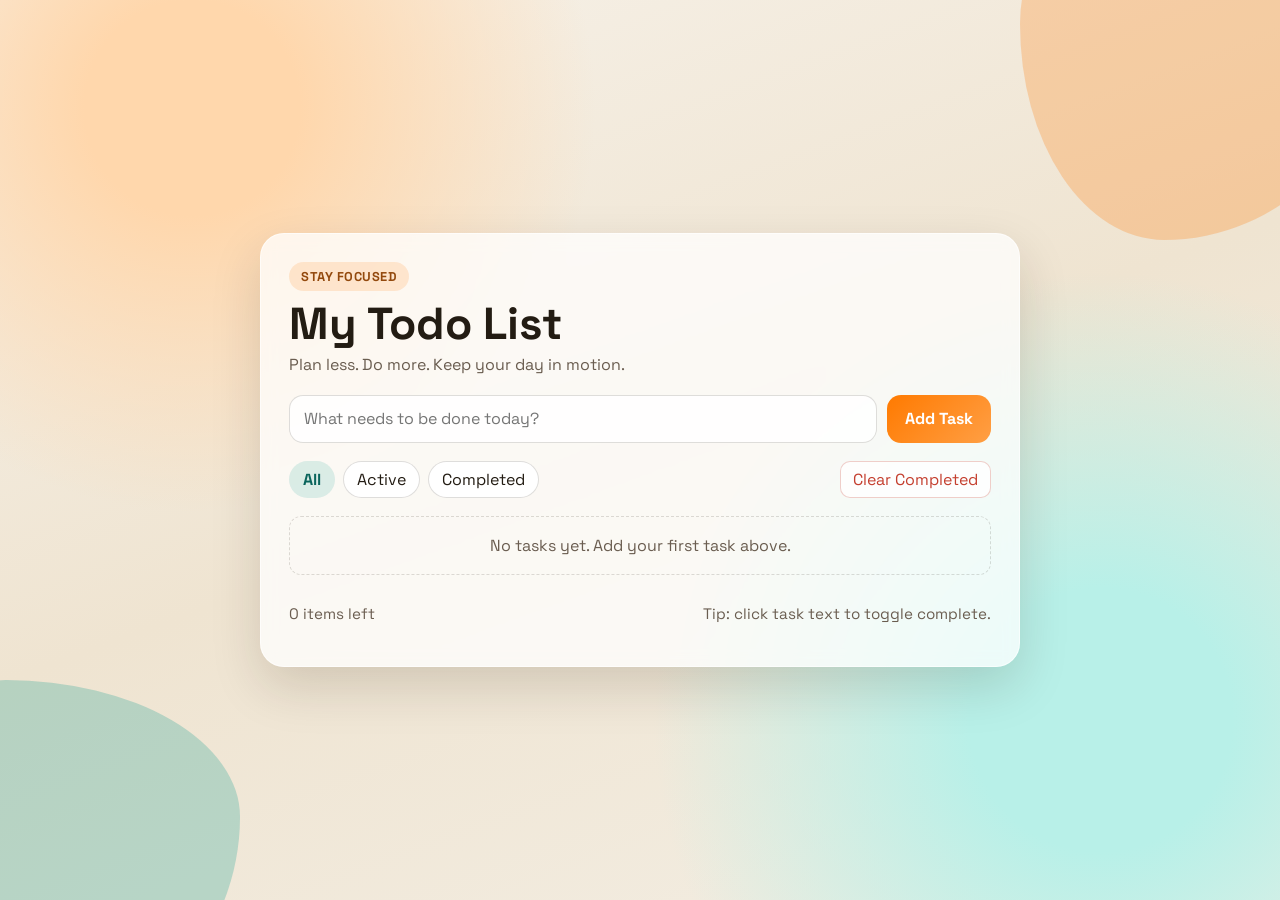
<file: index.html>
<!DOCTYPE html>
<html lang="en">
<head>
  <meta charset="UTF-8">
  <meta name="viewport" content="width=device-width, initial-scale=1.0">
  <meta http-equiv="refresh" content="0; url=todo.html">
  <title>To-Do App</title>
</head>
<body>
  <p>Redirecting to <a href="todo.html">todo app</a>...</p>
  <script>
    window.location.replace("./todo.html");
  </script>
</body>
</html>
</file>
<file: todo.css>
:root {
  --bg: #f5f1e9;
  --ink: #231c13;
  --muted: #6a5d50;
  --card: rgba(255, 255, 255, 0.75);
  --accent: #ff7a00;
  --accent-2: #0f9d8f;
  --danger: #c43f2f;
  --border: rgba(35, 28, 19, 0.15);
  --shadow: 0 20px 50px rgba(37, 24, 8, 0.15);
}

* {
  box-sizing: border-box;
}

body {
  margin: 0;
  min-height: 100vh;
  padding: 24px;
  font-family: "Space Grotesk", sans-serif;
  color: var(--ink);
  background:
    radial-gradient(circle at 15% 12%, #ffd7ac 0, #ffd7ac 8%, transparent 30%),
    radial-gradient(circle at 86% 80%, #b8f0e8 0, #b8f0e8 10%, transparent 34%),
    linear-gradient(160deg, #f7f2ea 0%, #efe4d1 50%, #f3eee4 100%);
  display: grid;
  place-items: center;
  overflow-x: hidden;
}

.bg-shape {
  position: fixed;
  width: 360px;
  height: 360px;
  border-radius: 35% 65% 60% 40% / 40% 38% 62% 60%;
  opacity: 0.25;
  pointer-events: none;
  z-index: 0;
  animation: floatShape 9s ease-in-out infinite;
}

.bg-shape-one {
  background: #ff7a00;
  top: -120px;
  right: -100px;
}

.bg-shape-two {
  background: #0f9d8f;
  bottom: -140px;
  left: -120px;
  animation-delay: -3s;
}

.app {
  width: min(760px, 100%);
  position: relative;
  z-index: 1;
  background: var(--card);
  backdrop-filter: blur(8px);
  border: 1px solid rgba(255, 255, 255, 0.6);
  border-radius: 24px;
  padding: 28px;
  box-shadow: var(--shadow);
  animation: fadeSlideIn 560ms ease;
}

.app-header h1 {
  margin: 8px 0 6px;
  font-size: clamp(1.9rem, 4vw, 2.8rem);
  line-height: 1.1;
}

.badge {
  display: inline-block;
  margin: 0;
  padding: 6px 12px;
  border-radius: 999px;
  background: rgba(255, 122, 0, 0.15);
  color: #93490d;
  font-weight: 700;
  letter-spacing: 0.04em;
  font-size: 0.8rem;
  text-transform: uppercase;
}

.subtitle {
  margin: 0;
  color: var(--muted);
}

.todo-form {
  margin-top: 20px;
  display: grid;
  grid-template-columns: 1fr auto;
  gap: 10px;
}

.todo-form input {
  min-height: 48px;
  border-radius: 14px;
  border: 1px solid var(--border);
  background: rgba(255, 255, 255, 0.85);
  color: var(--ink);
  padding: 0 14px;
  font: inherit;
}

.todo-form input:focus {
  outline: 2px solid rgba(15, 157, 143, 0.35);
  border-color: var(--accent-2);
}

.todo-form button {
  border: 0;
  border-radius: 14px;
  min-height: 48px;
  padding: 0 18px;
  font: inherit;
  font-weight: 700;
  color: #fff;
  background: linear-gradient(135deg, #ff7a00, #ff9f45);
  cursor: pointer;
  transition:
    transform 180ms ease,
    filter 180ms ease;
}

.todo-form button:hover {
  transform: translateY(-1px);
  filter: saturate(1.08);
}

.controls {
  margin-top: 18px;
  display: flex;
  justify-content: space-between;
  align-items: center;
  gap: 12px;
  flex-wrap: wrap;
}

.filter-group {
  display: flex;
  gap: 8px;
  flex-wrap: wrap;
}

.chip,
.ghost-btn,
.icon-btn {
  font: inherit;
}

.chip {
  border: 1px solid var(--border);
  background: #fff;
  color: var(--ink);
  border-radius: 999px;
  padding: 7px 13px;
  cursor: pointer;
}

.chip.is-active {
  border-color: transparent;
  background: rgba(15, 157, 143, 0.14);
  color: #0a655c;
  font-weight: 700;
}

.ghost-btn {
  border: 1px solid rgba(196, 63, 47, 0.25);
  background: rgba(255, 255, 255, 0.8);
  color: var(--danger);
  border-radius: 10px;
  padding: 7px 12px;
  cursor: pointer;
}

.todo-list {
  margin: 18px 0 0;
  padding: 0;
  list-style: none;
  display: grid;
  gap: 10px;
}

.todo-item {
  background: rgba(255, 255, 255, 0.9);
  border: 1px solid var(--border);
  border-radius: 14px;
  padding: 11px 12px;
  display: flex;
  align-items: center;
  justify-content: space-between;
  gap: 10px;
  animation: riseUp 260ms ease;
}

.todo-main {
  display: flex;
  align-items: center;
  gap: 10px;
  min-width: 0;
}

.status-dot {
  width: 14px;
  height: 14px;
  border: 2px solid var(--accent-2);
  border-radius: 50%;
  flex-shrink: 0;
}

.todo-item.completed .status-dot {
  background: var(--accent-2);
}

.todo-text {
  margin: 0;
  background: none;
  border: 0;
  text-align: left;
  font: inherit;
  color: var(--ink);
  cursor: pointer;
  padding: 0;
  overflow-wrap: anywhere;
}

.todo-item.completed .todo-text {
  color: var(--muted);
  text-decoration: line-through;
}

.icon-btn {
  border: 0;
  background: rgba(196, 63, 47, 0.12);
  color: #8f2f23;
  border-radius: 10px;
  padding: 6px 9px;
  cursor: pointer;
}

.empty-state {
  text-align: center;
  color: var(--muted);
  border: 1px dashed var(--border);
  border-radius: 12px;
  padding: 18px;
}

.app-footer {
  margin-top: 14px;
  color: var(--muted);
  display: flex;
  justify-content: space-between;
  gap: 12px;
  flex-wrap: wrap;
  font-size: 0.95rem;
}

.visually-hidden {
  position: absolute;
  width: 1px;
  height: 1px;
  padding: 0;
  margin: -1px;
  overflow: hidden;
  clip: rect(0, 0, 0, 0);
  white-space: nowrap;
  border: 0;
}

@keyframes fadeSlideIn {
  from {
    opacity: 0;
    transform: translateY(10px);
  }
  to {
    opacity: 1;
    transform: translateY(0);
  }
}

@keyframes riseUp {
  from {
    opacity: 0;
    transform: translateY(6px);
  }
  to {
    opacity: 1;
    transform: translateY(0);
  }
}

@keyframes floatShape {
  0%,
  100% {
    transform: translateY(0) rotate(0);
  }
  50% {
    transform: translateY(22px) rotate(5deg);
  }
}

@media (max-width: 640px) {
  body {
    padding: 14px;
  }

  .app {
    border-radius: 18px;
    padding: 18px;
  }

  .todo-form {
    grid-template-columns: 1fr;
  }

  .todo-form button {
    width: 100%;
  }

  .app-footer {
    font-size: 0.88rem;
  }
}
</file>
